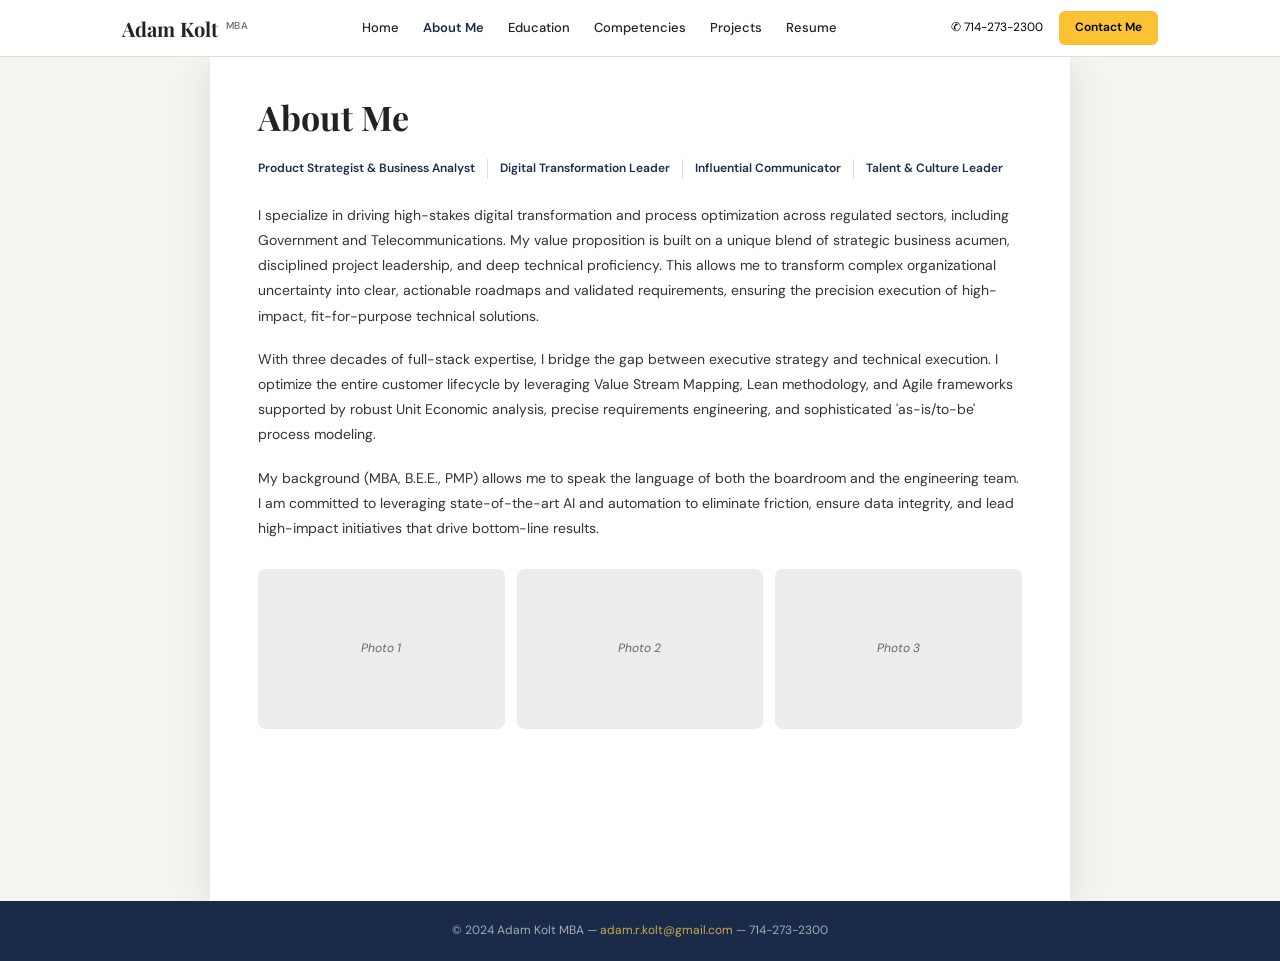
<file: about.html>
<!DOCTYPE html>
<html lang="en">

<head>
  <meta charset="UTF-8">
  <meta name="viewport" content="width=device-width, initial-scale=1.0">
  <title>About Me – Adam Kolt MBA</title>
  <link
    href="https://fonts.googleapis.com/css2?family=Playfair+Display:wght@700&family=DM+Sans:wght@300;400;500;600&display=swap"
    rel="stylesheet">
  <link rel="stylesheet" href="css/style.css">
</head>

<body>

  <header class="site-header">
    <div class="header-inner">
      <a href="index.html" class="header-logo">Adam Kolt <sup>MBA</sup></a>
      <nav class="site-nav">
        <a href="index.html">Home</a>
        <a href="about.html" class="active">About Me</a>
        <a href="education.html">Education</a>
        <a href="competencies.html">Competencies</a>
        <a href="projects/digital-transformation.html">Projects</a>
        <a href="Adam kolt Resume - Senior Business Analyst.pdf" target="_blank">Resume</a>
      </nav>
      <div class="header-actions">
        <span class="header-phone">&#9990; 714-273-2300</span>
        <a href="mailto:adam.r.kolt@gmail.com" class="btn-contact">Contact Me</a>
      </div>
    </div>
  </header>

  <div class="page">
    <div class="content">

      <h1 class="page-title">About Me</h1>

      <div class="tag-row">
        <span class="tag-pill">Product Strategist &amp; Business Analyst</span>
        <span class="tag-pill">Digital Transformation Leader</span>
        <span class="tag-pill">Influential Communicator</span>
        <span class="tag-pill">Talent &amp; Culture Leader</span>
      </div>

      <p class="bio-text">
        I specialize in driving high-stakes digital transformation and process optimization across regulated sectors,
        including Government and Telecommunications. My value proposition is built on a unique blend of strategic
        business acumen, disciplined project leadership, and deep technical proficiency. This allows me to transform
        complex organizational uncertainty into clear, actionable roadmaps and validated requirements, ensuring the
        precision execution of high-impact, fit-for-purpose technical solutions.
      </p>

      <p class="bio-text">
        With three decades of full-stack expertise, I bridge the gap between executive strategy and technical execution.
        I optimize the entire customer lifecycle by leveraging Value Stream Mapping, Lean methodology, and Agile
        frameworks supported by robust Unit Economic analysis, precise requirements engineering, and sophisticated
        'as-is/to-be' process modeling.
      </p>

      <p class="bio-text">
        My background (MBA, B.E.E., PMP) allows me to speak the language of both the boardroom and the engineering team.
        I am committed to leveraging state-of-the-art AI and automation to eliminate friction, ensure data integrity,
        and lead high-impact initiatives that drive bottom-line results.
      </p>

      <!-- PHOTO STRIP -->
      <div class="photo-strip">
        <div class="img-placeholder" style="height:160px; border-radius:8px;">Photo 1</div>
        <div class="img-placeholder" style="height:160px; border-radius:8px;">Photo 2</div>
        <div class="img-placeholder" style="height:160px; border-radius:8px;">Photo 3</div>
      </div>

    </div>
  </div>

  <footer class="site-footer">
    &copy; 2024 Adam Kolt MBA &mdash; <a href="mailto:adam.r.kolt@gmail.com">adam.r.kolt@gmail.com</a> &mdash;
    714-273-2300
  </footer>

</body>

</html>
</file>
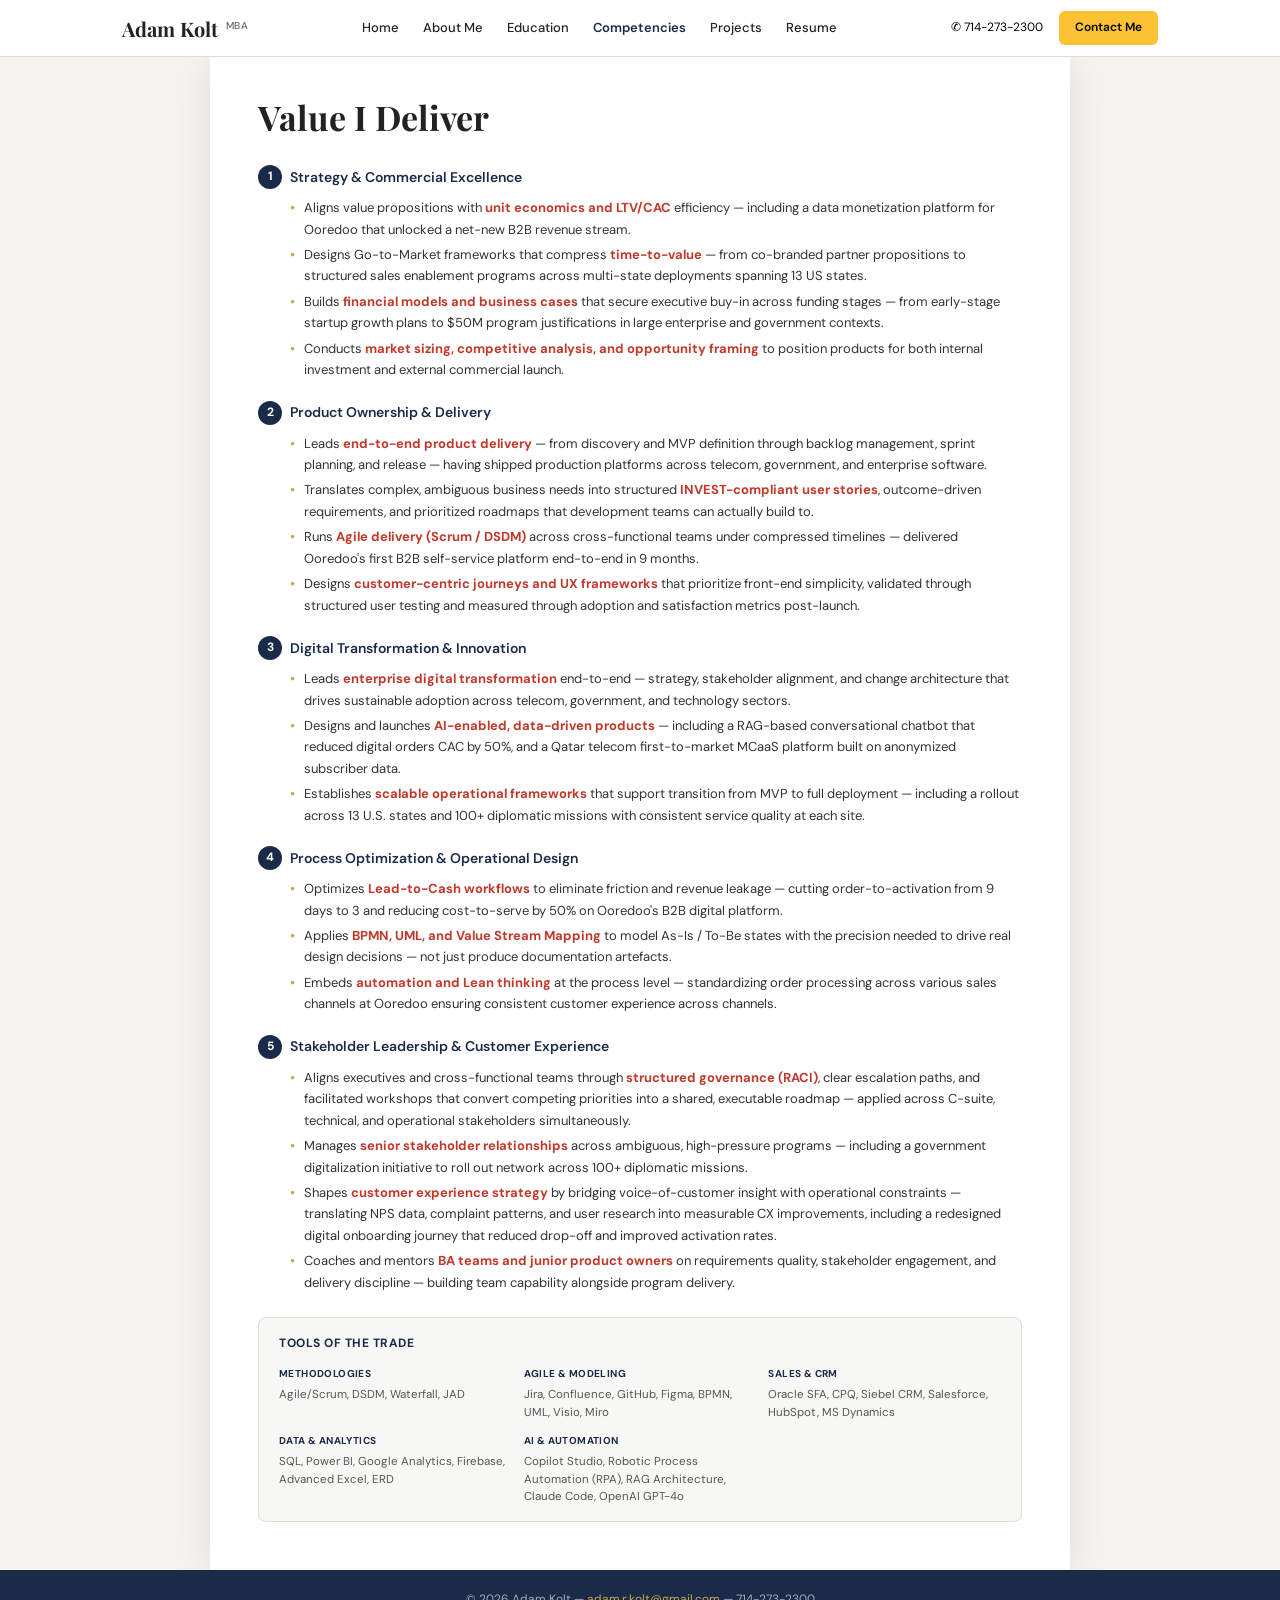
<file: competencies.html>
<!DOCTYPE html>
<html lang="en">

<head>
  <meta charset="UTF-8">
  <meta name="viewport" content="width=device-width, initial-scale=1.0">
  <title>Core Competencies – Adam Kolt MBA</title>
  <link
    href="https://fonts.googleapis.com/css2?family=Playfair+Display:wght@700&family=DM+Sans:wght@300;400;500;600&display=swap"
    rel="stylesheet">
  <link rel="stylesheet" href="css/style.css">
</head>

<body>

  <header class="site-header">
    <div class="header-inner">
      <a href="index.html" class="header-logo">Adam Kolt <sup>MBA</sup></a>
      <nav class="site-nav">
        <a href="index.html">Home</a>
        <a href="about.html">About Me</a>
        <a href="education.html">Education</a>
        <a href="competencies.html" class="active">Competencies</a>
        <a href="projects/digital-transformation.html">Projects</a>
        <a href="resume.html">Resume</a>
      </nav>
      <div class="header-actions">
        <span class="header-phone">&#9990; 714-273-2300</span>
        <a href="mailto:adam.r.kolt@gmail.com" class="btn-contact">Contact Me</a>
      </div>
    </div>
  </header>

  <div class="page">
    <div class="content">

      <h1 class="page-title">Value I Deliver</h1>



      <!-- 1. Strategy & Commercial Excellence -->
      <div class="num-section">
        <h3><span class="num-badge">1</span> Strategy &amp; Commercial Excellence</h3>
      </div>
      <ul class="nested-list">
        <li>Aligns value propositions with <strong style="color:#c0392b;">unit economics and LTV/CAC</strong> efficiency
          — including a data
          monetization platform for Ooredoo that unlocked a net-new B2B revenue stream.</li>
        <li>Designs Go-to-Market frameworks that compress <strong style="color:#c0392b;">time-to-value</strong> — from
          co-branded partner
          propositions to structured sales enablement programs across multi-state deployments spanning 13 US states.
        </li>
        <li>Builds <strong style="color:#c0392b;">financial models and business cases</strong> that secure executive
          buy-in across funding
          stages — from early-stage startup growth plans to $50M program justifications in large enterprise and
          government
          contexts.</li>
        <li>Conducts <strong style="color:#c0392b;">market sizing, competitive analysis, and opportunity
            framing</strong> to position products
          for both internal investment and external commercial launch.</li>
      </ul>

      <!-- 2. Product Ownership & Delivery -->
      <div class="num-section">
        <h3><span class="num-badge">2</span> Product Ownership &amp; Delivery</h3>
      </div>
      <ul class="nested-list">
        <li>Leads <strong style="color:#c0392b;">end-to-end product delivery</strong> — from discovery and MVP definition through backlog management, sprint
          planning, and release — having shipped production platforms across telecom, government, and enterprise
          software.</li>
        <li>Translates complex, ambiguous business needs into structured <strong style="color:#c0392b;">INVEST-compliant user stories</strong>, outcome-driven
          requirements, and prioritized roadmaps that development teams can actually build to.</li>
        <li>Runs <strong style="color:#c0392b;">Agile delivery (Scrum / DSDM)</strong> across cross-functional teams under compressed timelines — delivered
          Ooredoo's first B2B self-service platform end-to-end in 9 months.</li>
        <li>Designs <strong style="color:#c0392b;">customer-centric journeys and UX frameworks</strong> that prioritize front-end simplicity, validated through
          structured user testing and measured through adoption and satisfaction metrics post-launch.</li>
      </ul>

      <!-- 3. Digital Transformation & Innovation -->
      <div class="num-section">
        <h3><span class="num-badge">3</span> Digital Transformation &amp; Innovation</h3>
      </div>
      <ul class="nested-list">
        <li>Leads <strong style="color:#c0392b;">enterprise digital transformation</strong> end-to-end — strategy, stakeholder alignment, and change
          architecture that drives sustainable adoption across telecom, government, and technology sectors.</li>
        <li>Designs and launches <strong style="color:#c0392b;">AI-enabled, data-driven products</strong> — including a RAG-based conversational chatbot that
          reduced digital orders CAC by 50%, and a Qatar telecom first-to-market MCaaS platform built on anonymized
          subscriber data.</li>
        <li>Establishes <strong style="color:#c0392b;">scalable operational frameworks</strong> that support transition from MVP to full deployment — including
          a rollout across 13 U.S. states and 100+ diplomatic missions with consistent service quality at each
          site.</li>
      </ul>

      <!-- 4. Process Optimization & Operational Design -->
      <div class="num-section">
        <h3><span class="num-badge">4</span> Process Optimization &amp; Operational Design</h3>
      </div>
      <ul class="nested-list">
        <li>Optimizes <strong style="color:#c0392b;">Lead-to-Cash workflows</strong> to eliminate friction and revenue leakage — cutting order-to-activation
          from 9 days to 3 and reducing cost-to-serve by 50% on Ooredoo's B2B digital platform.</li>
        <li>Applies <strong style="color:#c0392b;">BPMN, UML, and Value Stream Mapping</strong> to model As-Is / To-Be states with the precision needed to
          drive real design decisions — not just produce documentation artefacts.</li>
        <li>Embeds <strong style="color:#c0392b;">automation and Lean thinking</strong> at the process level — standardizing order processing across various
          sales channels at Ooredoo ensuring consistent customer experience across channels.</li>
      </ul>

      <!-- 5. Stakeholder Leadership & Customer Experience -->
      <div class="num-section">
        <h3><span class="num-badge">5</span> Stakeholder Leadership &amp; Customer Experience</h3>
      </div>
      <ul class="nested-list">
        <li>Aligns executives and cross-functional teams through <strong style="color:#c0392b;">structured governance (RACI)</strong>, clear escalation paths,
          and facilitated workshops that convert competing priorities into a shared, executable roadmap — applied across
          C-suite, technical, and operational stakeholders simultaneously.</li>
        <li>Manages <strong style="color:#c0392b;">senior stakeholder relationships</strong> across ambiguous, high-pressure programs — including a government
          digitalization initiative to roll out network across 100+ diplomatic missions.</li>
        <li>Shapes <strong style="color:#c0392b;">customer experience strategy</strong> by bridging voice-of-customer insight with operational constraints —
          translating NPS data, complaint patterns, and user research into measurable CX improvements, including a
          redesigned digital onboarding journey that reduced drop-off and improved activation rates.</li>
        <li>Coaches and mentors <strong style="color:#c0392b;">BA teams and junior product owners</strong> on requirements quality, stakeholder engagement, and
          delivery discipline — building team capability alongside program delivery.</li>
      </ul>

      <!-- TOOLS -->
      <div class="tools-section">
        <h4>Tools of the Trade</h4>
        <div class="tools-grid">


          <div class="tool-group">
            <label>Methodologies</label>
            <p>Agile/Scrum, DSDM, Waterfall, JAD</p>
          </div>

          <div class="tool-group">
            <label>Agile &amp; Modeling</label>
            <p>Jira, Confluence, GitHub, Figma, BPMN, UML, Visio, Miro</p>
          </div>

          <div class="tool-group">
            <label>Sales &amp; CRM</label>
            <p>Oracle SFA, CPQ, Siebel CRM, Salesforce, HubSpot, MS Dynamics</p>
          </div>

          <div class="tool-group">
            <label>Data &amp; Analytics</label>
            <p>SQL, Power BI, Google Analytics, Firebase, Advanced Excel, ERD</p>
          </div>

          <div class="tool-group">
            <label>AI &amp; Automation</label>
            <p>Copilot Studio, Robotic Process Automation (RPA), RAG Architecture, Claude Code, OpenAI GPT-4o</p>
          </div>

        </div>
      </div>

    </div>
  </div>

  <footer class="site-footer">
    &copy; 2026 Adam Kolt &mdash; <a href="mailto:adam.r.kolt@gmail.com">adam.r.kolt@gmail.com</a> &mdash; 714-273-2300
  </footer>

</body>

</html>
</file>
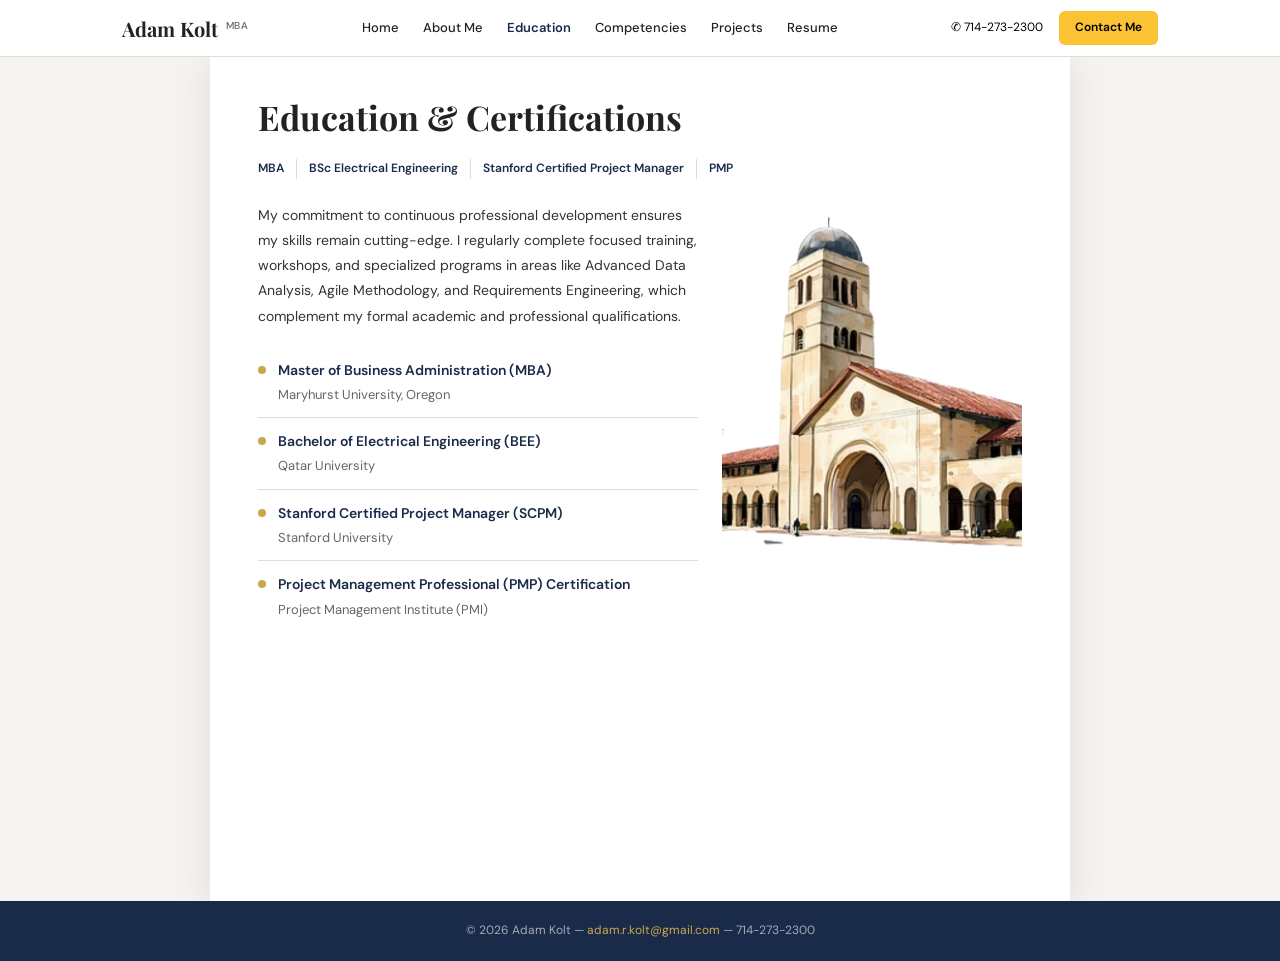
<file: education.html>
<!DOCTYPE html>
<html lang="en">
<head>
  <meta charset="UTF-8">
  <meta name="viewport" content="width=device-width, initial-scale=1.0">
  <title>Education & Certifications – Adam Kolt MBA</title>
  <link href="https://fonts.googleapis.com/css2?family=Playfair+Display:wght@700&family=DM+Sans:wght@300;400;500;600&display=swap" rel="stylesheet">
  <link rel="stylesheet" href="css/style.css">
</head>
<body>

  <header class="site-header">
    <div class="header-inner">
      <a href="index.html" class="header-logo">Adam Kolt <sup>MBA</sup></a>
      <nav class="site-nav">
        <a href="index.html">Home</a>
        <a href="about.html">About Me</a>
        <a href="education.html" class="active">Education</a>
        <a href="competencies.html">Competencies</a>
        <a href="projects/digital-transformation.html">Projects</a>
        <a href="Adam kolt Resume - Senior Business Analyst.pdf" target="_blank">Resume</a>
      </nav>
      <div class="header-actions">
        <span class="header-phone">&#9990; 714-273-2300</span>
        <a href="mailto:adam.r.kolt@gmail.com" class="btn-contact">Contact Me</a>
      </div>
    </div>
  </header>

  <div class="page">
    <div class="content">

      <h1 class="page-title">Education &amp; Certifications</h1>

      <div class="tag-row" style="margin-bottom:24px;">
        <span class="tag-pill">MBA</span>
        <span class="tag-pill">BSc Electrical Engineering</span>
        <span class="tag-pill">Stanford Certified Project Manager</span>
        <span class="tag-pill">PMP</span>
     </div>

      <div style="overflow:hidden;">
        <div class="edu-photo">
          <img src="images/University Photo.png" alt="Marylhurst University" style="width:100%;height:100%;object-fit:cover;object-position:center top;">
        </div>

        <p class="bio-text">
          My commitment to continuous professional development ensures my skills remain cutting-edge. I regularly complete focused training, workshops, and specialized programs in areas like Advanced Data Analysis, Agile Methodology, and Requirements Engineering, which complement my formal academic and professional qualifications.
        </p>

        <ul class="edu-list">
          <li class="edu-item">
            <div class="edu-dot"></div>
            <div>
              <h4>Master of Business Administration (MBA)</h4>
              <p>Maryhurst University, Oregon</p>
            </div>
          </li>
          <li class="edu-item">
            <div class="edu-dot"></div>
            <div>
              <h4>Bachelor of Electrical Engineering (BEE)</h4>
              <p>Qatar University</p>
            </div>
          </li>
          <li class="edu-item">
            <div class="edu-dot"></div>
            <div>
              <h4>Stanford Certified Project Manager (SCPM)</h4>
              <p>Stanford University</p>
            </div>
          </li>
          <li class="edu-item">
            <div class="edu-dot"></div>
            <div>
              <h4>Project Management Professional (PMP) Certification</h4>
              <p>Project Management Institute (PMI)</p>
            </div>
          </li>
         
        </ul>
      </div>

    </div>
  </div>

  <footer class="site-footer">
    &copy; 2026 Adam Kolt &mdash; <a href="mailto:adam.r.kolt@gmail.com">adam.r.kolt@gmail.com</a> &mdash; 714-273-2300
  </footer>

</body>
</html>
</file>
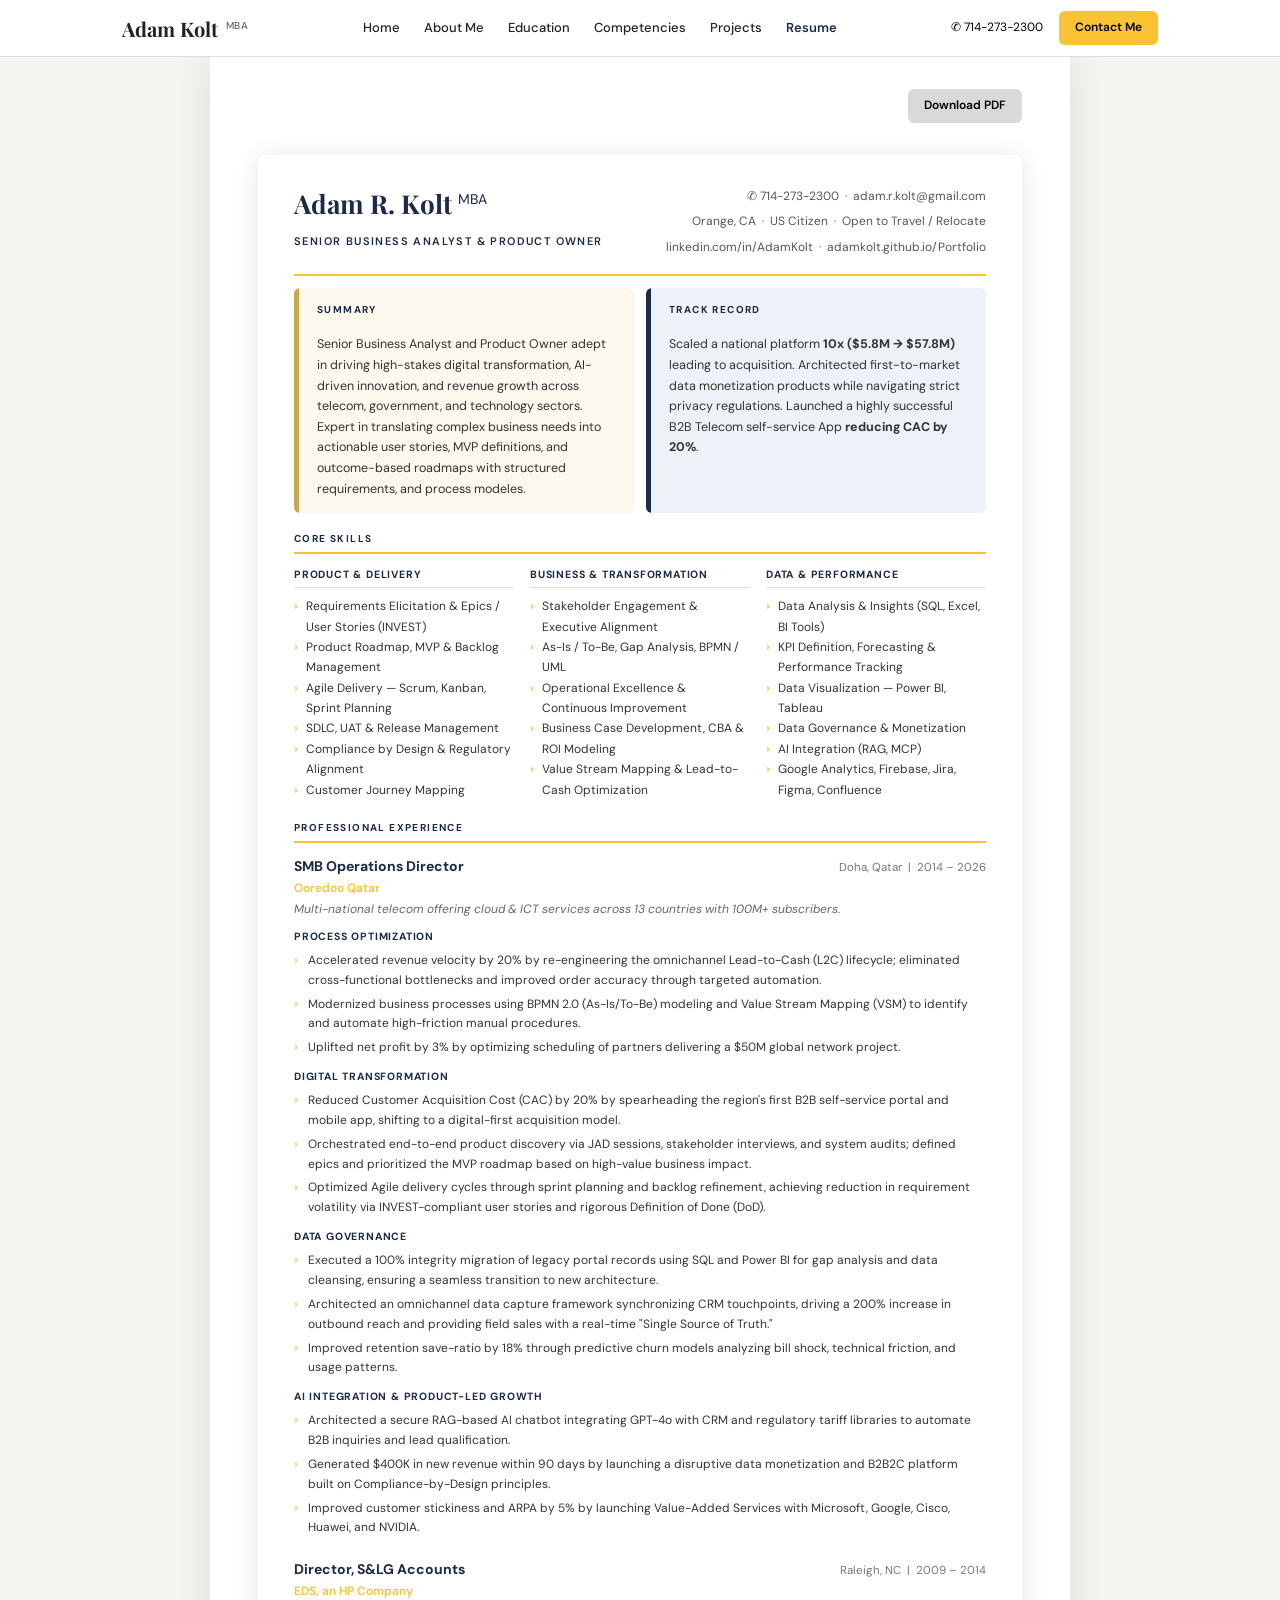
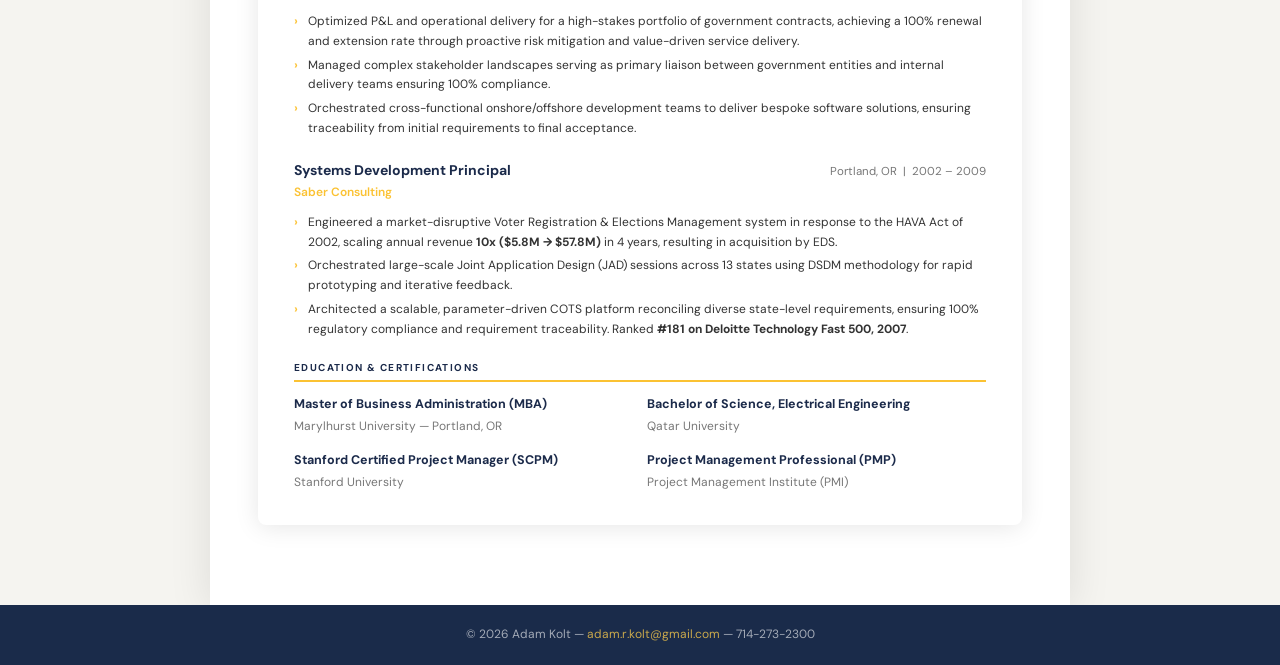
<file: resume_2blocks.html>
<!DOCTYPE html>
<html lang="en">

<head>
  <meta charset="UTF-8">
  <meta name="viewport" content="width=device-width, initial-scale=1.0">
  <title>Resume – Adam Kolt MBA</title>
  <link
    href="https://fonts.googleapis.com/css2?family=Playfair+Display:wght@700&family=DM+Sans:wght@300;400;500;600&display=swap"
    rel="stylesheet">
  <link rel="stylesheet" href="css/style.css">
  <style>
    .r-wrap {
      max-width: 904px;
      margin: 32px auto;
      background: #fff;
      box-shadow: 0 2px 24px rgba(0, 0, 0, .10);
      border-radius: 8px;
      overflow: hidden;
    }

    .r-header {
      background: #fff;
      color: #1B2A4A;
      padding: 28px 36px 0;
    }

    .r-header h1 {
      font-family: 'Playfair Display', serif;
      font-size: 26px;
      font-weight: 700;
    }

    .r-header .r-title {
      font-size: 11px;
      font-weight: 600;
      color: #1B2A4A;
      letter-spacing: 1.4px;
      text-transform: uppercase;
      margin: 6px 0 12px;
    }

    .r-contact {
      display: flex;
      flex-wrap: wrap;
      gap: 6px 20px;
      font-size: 12px;
      color: #555;
    }

    .r-contact a {
      color: #555;
      text-decoration: none;
    }

    .r-body {
      padding: 12px 36px 32px;
    }

    .r-section-label {
      font-size: 10px;
      font-weight: 700;
      letter-spacing: 1.4px;
      text-transform: uppercase;
      color: #1B2A4A;
      border-bottom: 2px solid #FBC233;
      padding-bottom: 4px;
      margin-bottom: 12px;
      margin-top: 18px;
    }

    .r-top {
      display: grid;
      grid-template-columns: 1fr 1fr;
      gap: 12px;
      margin-bottom: 4px;
    }

    .r-top p {
      font-size: 12.5px;
      line-height: 1.65;
      color: #333;
    }

    .r-skills {
      display: grid;
      grid-template-columns: 1fr 1fr 1fr;
      gap: 16px;
      margin-bottom: 4px;
    }

    .r-skill-col h4 {
      font-size: 10.5px;
      font-weight: 700;
      color: #1B2A4A;
      text-transform: uppercase;
      letter-spacing: .8px;
      margin-bottom: 8px;
      border-bottom: 1px solid #E0DDD8;
      padding-bottom: 4px;
    }

    .r-skill-col ul {
      list-style: none;
      padding: 0;
    }

    .r-skill-col li {
      font-size: 12px;
      color: #333;
      line-height: 1.7;
      padding-left: 12px;
      position: relative;
    }

    .r-skill-col li::before {
      content: '›';
      position: absolute;
      left: 0;
      color: #FBC233;
      font-weight: 700;
    }

    .r-job {
      margin-bottom: 18px;
    }

    .r-job-header {
      display: flex;
      justify-content: space-between;
      align-items: baseline;
      margin-bottom: 1px;
    }

    .r-job-title {
      font-size: 14px;
      font-weight: 700;
      color: #1B2A4A;
    }

    .r-job-date {
      font-size: 11.5px;
      color: #777;
      white-space: nowrap;
    }

    .r-job-company {
      font-size: 12px;
      font-weight: 600;
      color: #FBC233;
      margin-bottom: 2px;
    }

    .r-job-desc {
      font-size: 12px;
      color: #666;
      margin-bottom: 8px;
      line-height: 1.6;
      font-style: italic;
    }

    .r-sub-label {
      font-size: 10.5px;
      font-weight: 700;
      color: #1B2A4A;
      text-transform: uppercase;
      letter-spacing: .8px;
      margin: 8px 0 4px;
    }

    .r-bullets {
      list-style: none;
      padding: 0;
      margin: 0;
    }

    .r-bullets li {
      font-size: 12px;
      color: #333;
      line-height: 1.65;
      padding: 2px 0 2px 14px;
      position: relative;
    }

    .r-bullets li::before {
      content: '›';
      position: absolute;
      left: 0;
      color: #FBC233;
      font-weight: 700;
    }

    .r-edu {
      display: grid;
      grid-template-columns: 1fr 1fr;
      gap: 14px;
    }

    .r-edu-item h4 {
      font-size: 12.5px;
      font-weight: 700;
      color: #1B2A4A;
    }

    .r-edu-item p {
      font-size: 12px;
      color: #777;
      margin-top: 2px;
    }

    .r-metrics {
      display: grid;
      grid-template-columns: repeat(5, 1fr);
      background: #1B2A4A;
      padding: 16px 24px;
    }

    .r-metric {
      text-align: center;
    }

    .r-metric .val {
      font-family: 'Playfair Display', serif;
      font-size: 20px;
      font-weight: 700;
      color: #FBC233;
    }

    .r-metric .lbl {
      font-size: 10px;
      color: #ccc;
      margin-top: 4px;
      line-height: 1.4;
    }

    .r-divider {
      border: none;
      border-top: 1px solid #E0DDD8;
      margin: 16px 0;
    }

    .download-bar {
      display: flex;
      justify-content: flex-end;
      margin-bottom: 20px;
    }

    .download-btn {
      background: #D9D9D9;
      color: #000;
      font-size: 12px;
      font-weight: 600;
      padding: 7px 16px;
      border-radius: 6px;
      text-decoration: none;
      white-space: nowrap;
    }

    .download-btn:hover {
      background: #c8c8c8;
    }
  </style>
</head>

<body>

  <header class="site-header">
    <div class="header-inner">
      <a href="index.html" class="header-logo">Adam Kolt <sup>MBA</sup></a>
      <nav class="site-nav">
        <a href="index.html">Home</a>
        <a href="about.html">About Me</a>
        <a href="education.html">Education</a>
        <a href="competencies.html">Competencies</a>
        <a href="projects/digital-transformation.html">Projects</a>
        <a href="resume.html" class="active">Resume</a>
      </nav>
      <div class="header-actions">
        <span class="header-phone">&#9990; 714-273-2300</span>
        <a href="mailto:adam.r.kolt@gmail.com" class="btn-contact">Contact Me</a>
      </div>
    </div>
  </header>

  <div class="page">
    <div class="content">

      <div class="download-bar">
        <a href="Adam kolt Resume - Senior Business Analyst.pdf" download class="download-btn">Download PDF</a>
      </div>

      <div class="r-wrap">

        <!-- HEADER -->
        <div class="r-header"
          style="display:grid;grid-template-columns:1fr 1fr;column-gap:24px;row-gap:12px;align-items:center;">
          <div>
            <h1>Adam R. Kolt <sup style="font-size:14px;font-family:'DM Sans',sans-serif;font-weight:400;">MBA</sup>
            </h1>
            <div class="r-title">Senior Business Analyst &amp; Product Owner</div>
          </div>
          <div class="r-contact" style="flex-direction:column;gap:6px;align-items:flex-end;text-align:right;">
            <span>&#9990; 714-273-2300 &nbsp;·&nbsp; <a
                href="mailto:adam.r.kolt@gmail.com">adam.r.kolt@gmail.com</a></span>
            <span>Orange, CA &nbsp;·&nbsp; US Citizen &nbsp;·&nbsp; Open to Travel / Relocate</span>
            <span><a href="https://linkedin.com/in/AdamKolt" target="_blank">linkedin.com/in/AdamKolt</a> &nbsp;·&nbsp;
              <a href="https://adamkolt.github.io/Portfolio" target="_blank">adamkolt.github.io/Portfolio</a></span>
          </div>
          <div style="grid-column:1/-1;border-bottom:2px solid #FBC233;margin:0;"></div>
        </div>

        <div class="r-body">

          <!-- SUMMARY + TRACK RECORD -->
          <div class="r-top">
            <div class="callout gold">
              <div class="callout-bar"></div>
              <div class="callout-body">
                <div class="r-section-label" style="margin-top:0;border-bottom:none;">Summary</div>
                <p>Senior Business Analyst and Product Owner adept in driving high-stakes digital transformation,
                  AI-driven innovation, and revenue growth across telecom, government, and technology sectors. Expert in
                  translating complex business needs into actionable user stories, MVP definitions, and outcome-based
                  roadmaps with structured requirements, and process modeles.</p>
              </div>
            </div>
            <div class="callout navy">
              <div class="callout-bar"></div>
              <div class="callout-body">
                <div class="r-section-label" style="margin-top:0;border-bottom:none;">Track Record</div>
                <p>Scaled a national platform <strong>10x ($5.8M → $57.8M)</strong> leading to acquisition. Architected
                  first-to-market data monetization products while navigating strict privacy regulations. Launched a
                  highly successful B2B Telecom self-service App <strong>reducing CAC by 20%</strong>.</p>
              </div>
            </div>
          </div>


          <!-- CORE SKILLS -->
          <div class="r-section-label" style="margin-top:0;">Core Skills</div>
          <div class="r-skills">
            <div class="r-skill-col">
              <h4>Product &amp; Delivery</h4>
              <ul>
                <li>Requirements Elicitation &amp; Epics / User Stories (INVEST)</li>
                <li>Product Roadmap, MVP &amp; Backlog Management</li>
                <li>Agile Delivery — Scrum, Kanban, Sprint Planning</li>
                <li>SDLC, UAT &amp; Release Management</li>
                <li>Compliance by Design &amp; Regulatory Alignment</li>
                <li>Customer Journey Mapping</li>
              </ul>
            </div>
            <div class="r-skill-col">
              <h4>Business &amp; Transformation</h4>
              <ul>
                <li>Stakeholder Engagement &amp; Executive Alignment</li>
                <li>As-Is / To-Be, Gap Analysis, BPMN / UML</li>
                <li>Operational Excellence &amp; Continuous Improvement</li>
                <li>Business Case Development, CBA &amp; ROI Modeling</li>
                <li>Value Stream Mapping &amp; Lead-to-Cash Optimization</li>
              </ul>
            </div>
            <div class="r-skill-col">
              <h4>Data &amp; Performance</h4>
              <ul>
                <li>Data Analysis &amp; Insights (SQL, Excel, BI Tools)</li>
                <li>KPI Definition, Forecasting &amp; Performance Tracking</li>
                <li>Data Visualization — Power BI, Tableau</li>
                <li>Data Governance &amp; Monetization</li>
                <li>AI Integration (RAG, MCP)</li>
                <li>Google Analytics, Firebase, Jira, Figma, Confluence</li>
              </ul>
            </div>
          </div>


          <!-- EXPERIENCE -->
          <div class="r-section-label" style="margin-top:20px;">Professional Experience</div>

          <!-- Ooredoo -->
          <div class="r-job">
            <div class="r-job-header">
              <div class="r-job-title">SMB Operations Director</div>
              <div class="r-job-date">Doha, Qatar &nbsp;|&nbsp; 2014 – 2026</div>
            </div>
            <div class="r-job-company">Ooredoo Qatar</div>
            <div class="r-job-desc">Multi-national telecom offering cloud &amp; ICT services across 13 countries with
              100M+ subscribers.</div>

            <div class="r-sub-label">Process Optimization</div>
            <ul class="r-bullets">
              <li>Accelerated revenue velocity by 20% by re-engineering the omnichannel Lead-to-Cash (L2C) lifecycle;
                eliminated cross-functional bottlenecks and improved order accuracy through targeted automation.</li>
              <li>Modernized business processes using BPMN 2.0 (As-Is/To-Be) modeling and Value Stream Mapping (VSM) to
                identify and automate high-friction manual procedures.</li>
              <li>Uplifted net profit by 3% by optimizing scheduling of partners delivering a $50M global network
                project.</li>
            </ul>

            <div class="r-sub-label">Digital Transformation</div>
            <ul class="r-bullets">
              <li>Reduced Customer Acquisition Cost (CAC) by 20% by spearheading the region's first B2B self-service
                portal and mobile app, shifting to a digital-first acquisition model.</li>
              <li>Orchestrated end-to-end product discovery via JAD sessions, stakeholder interviews, and system audits;
                defined epics and prioritized the MVP roadmap based on high-value business impact.</li>
              <li>Optimized Agile delivery cycles through sprint planning and backlog refinement, achieving reduction in
                requirement volatility via INVEST-compliant user stories and rigorous Definition of Done (DoD).</li>
            </ul>

            <div class="r-sub-label">Data Governance</div>
            <ul class="r-bullets">
              <li>Executed a 100% integrity migration of legacy portal records using SQL and Power BI for gap analysis
                and data cleansing, ensuring a seamless transition to new architecture.</li>
              <li>Architected an omnichannel data capture framework synchronizing CRM touchpoints, driving a 200%
                increase in outbound reach and providing field sales with a real-time "Single Source of Truth."</li>
              <li>Improved retention save-ratio by 18% through predictive churn models analyzing bill shock, technical
                friction, and usage patterns.</li>
            </ul>

            <div class="r-sub-label">AI Integration &amp; Product-Led Growth</div>
            <ul class="r-bullets">
              <li>Architected a secure RAG-based AI chatbot integrating GPT-4o with CRM and regulatory tariff libraries
                to automate B2B inquiries and lead qualification.</li>
              <li>Generated $400K in new revenue within 90 days by launching a disruptive data monetization and B2B2C
                platform built on Compliance-by-Design principles.</li>
              <li>Improved customer stickiness and ARPA by 5% by launching Value-Added Services with Microsoft, Google,
                Cisco, Huawei, and NVIDIA.</li>
            </ul>
          </div>

          <!-- EDS -->
          <div class="r-job">
            <div class="r-job-header">
              <div class="r-job-title">Director, S&amp;LG Accounts</div>
              <div class="r-job-date">Raleigh, NC &nbsp;|&nbsp; 2009 – 2014</div>
            </div>
            <div class="r-job-company">EDS, an HP Company</div>
            <ul class="r-bullets" style="margin-top:8px;">
              <li>Optimized P&amp;L and operational delivery for a high-stakes portfolio of government contracts,
                achieving a 100% renewal and extension rate through proactive risk mitigation and value-driven service
                delivery.</li>
              <li>Managed complex stakeholder landscapes serving as primary liaison between government entities and
                internal delivery teams ensuring 100% compliance.</li>
              <li>Orchestrated cross-functional onshore/offshore development teams to deliver bespoke software
                solutions, ensuring traceability from initial requirements to final acceptance.</li>
            </ul>
          </div>

          <!-- Saber -->
          <div class="r-job">
            <div class="r-job-header">
              <div class="r-job-title">Systems Development Principal</div>
              <div class="r-job-date">Portland, OR &nbsp;|&nbsp; 2002 – 2009</div>
            </div>
            <div class="r-job-company">Saber Consulting</div>
            <ul class="r-bullets" style="margin-top:8px;">
              <li>Engineered a market-disruptive Voter Registration &amp; Elections Management system in response to the
                HAVA Act of 2002, scaling annual revenue <strong>10x ($5.8M → $57.8M)</strong> in 4 years, resulting in
                acquisition by EDS.</li>
              <li>Orchestrated large-scale Joint Application Design (JAD) sessions across 13 states using DSDM
                methodology for rapid prototyping and iterative feedback.</li>
              <li>Architected a scalable, parameter-driven COTS platform reconciling diverse state-level requirements,
                ensuring 100% regulatory compliance and requirement traceability. Ranked <strong>#181 on Deloitte
                  Technology Fast 500, 2007</strong>.</li>
            </ul>
          </div>


          <!-- EDUCATION -->
          <div class="r-section-label" style="margin-top:0;">Education &amp; Certifications</div>
          <div class="r-edu">
            <div class="r-edu-item">
              <h4>Master of Business Administration (MBA)</h4>
              <p>Marylhurst University — Portland, OR</p>
            </div>
            <div class="r-edu-item">
              <h4>Bachelor of Science, Electrical Engineering</h4>
              <p>Qatar University</p>
            </div>
            <div class="r-edu-item">
              <h4>Stanford Certified Project Manager (SCPM)</h4>
              <p>Stanford University</p>
            </div>
            <div class="r-edu-item">
              <h4>Project Management Professional (PMP)</h4>
              <p>Project Management Institute (PMI)</p>
            </div>
          </div>

        </div><!-- /r-body -->

        <!-- METRICS
        <div class="r-metrics">
          <div class="r-metric">
            <div class="val">10x</div>
            <div class="lbl">Revenue Scale<br>($5.8M → $57.8M)</div>
          </div>
          <div class="r-metric">
            <div class="val">$400K</div>
            <div class="lbl">New Revenue<br>in 90 Days</div>
          </div>
          <div class="r-metric">
            <div class="val">20%</div>
            <div class="lbl">CAC Reduction<br>via Digital Portal</div>
          </div>
          <div class="r-metric">
            <div class="val">200%</div>
            <div class="lbl">Outbound Reach<br>Increase</div>
          </div>
          <div class="r-metric">
            <div class="val">#181</div>
            <div class="lbl">Deloitte Tech<br>Fast 500</div>
          </div>
        </div> -->

      </div><!-- /r-wrap -->

    </div>
  </div>

  <footer class="site-footer">
    &copy; 2026 Adam Kolt &mdash; <a href="mailto:adam.r.kolt@gmail.com">adam.r.kolt@gmail.com</a> &mdash; 714-273-2300
  </footer>

</body>

</html>
</file>
<file: css/style.css>
/* ============================================================
   Adam Kolt Portfolio — Shared Stylesheet
   Design System: Playfair Display + DM Sans, Navy/Gold palette
   ============================================================ */

*, *::before, *::after { box-sizing: border-box; margin: 0; padding: 0; }

:root {
  --gold:   #C9A84C;
  --navy:   #1A2B4A;
  --red:    #D94F3D;
  --teal:   #2E7D6E;
  --bg:     #F5F4F0;
  --white:  #FFFFFF;
  --text:   #222222;
  --muted:  #666666;
  --border: #E0DDD5;
}

body {
  font-family: 'DM Sans', sans-serif;
  background: var(--bg);
  color: var(--text);
  font-size: 14px;
  line-height: 1.65;
}

a { text-decoration: none; color: inherit; }

/* ── SITE HEADER ── */
.site-header {
  background: var(--white);
  border-bottom: 1px solid var(--border);
  position: sticky;
  top: 0;
  z-index: 100;
}

.header-inner {
  max-width: 1100px;
  margin: 0 auto;
  padding: 0 32px;
  height: 56px;
  display: flex;
  align-items: center;
  gap: 32px;
}

.header-logo {
  font-family: 'Playfair Display', serif;
  font-size: 20px;
  font-weight: 700;
  color: var(--text);
  white-space: nowrap;
  flex-shrink: 0;
}

.header-logo sup {
  font-family: 'DM Sans', sans-serif;
  font-size: 10px;
  font-weight: 500;
  color: var(--muted);
  letter-spacing: .4px;
  vertical-align: super;
  margin-left: 3px;
}

.site-nav {
  display: flex;
  gap: 24px;
  flex: 1;
  justify-content: center;
}

.site-nav a {
  font-size: 13px;
  font-weight: 500;
  color: var(--text);
  transition: color .15s;
  white-space: nowrap;
}

.site-nav a:hover,
.site-nav a.active { color: var(--navy); font-weight: 600; }

.header-actions {
  display: flex;
  align-items: center;
  gap: 16px;
  flex-shrink: 0;
}

.header-phone {
  font-size: 12px;
  color: #000000;
  white-space: nowrap;
}

.btn-contact {
  background: #FBC233;
  color: #000000;
  font-size: 12px;
  font-weight: 600;
  padding: 7px 16px;
  border-radius: 6px;
  transition: opacity .15s;
  white-space: nowrap;
}

.btn-contact:hover { opacity: .85; }

/* ── PAGE WRAPPER ── */
.page {
  max-width: 860px;
  margin: 0 auto;
  background: var(--white);
  box-shadow: 0 4px 40px rgba(0,0,0,.10);
  min-height: calc(100vh - 56px);
}

/* ── TOP BAR (project pages) ── */
.top-bar {
  background: #ECECEA;
  padding: 18px 48px 14px;
}

.top-bar h1 {
  font-family: 'Playfair Display', serif;
  font-size: 28px;
  font-weight: 700;
  color: var(--text);
  letter-spacing: -.3px;
}

.top-bar h1 sup {
  font-family: 'DM Sans', sans-serif;
  font-size: 11px;
  font-weight: 500;
  letter-spacing: .5px;
  color: var(--muted);
  vertical-align: super;
  margin-left: 4px;
}

/* ── MAIN CONTENT ── */
.content {
  padding: 32px 48px 48px;
}

/* ── SECTION HEADER ── */
.section-header {
  display: flex;
  align-items: center;
  gap: 14px;
  margin-bottom: 8px;
}

.section-icon {
  width: 52px;
  height: 52px;
  border-radius: 10px;
  display: flex;
  align-items: center;
  justify-content: center;
  flex-shrink: 0;
  overflow: hidden;
}

.section-icon svg { width: 28px; height: 28px; }

.section-title h2 {
  font-family: 'Playfair Display', serif;
  font-size: 26px;
  color: var(--text);
  font-weight: 700;
  line-height: 1;
}

.tags {
  display: flex;
  flex-wrap: wrap;
  gap: 6px;
  margin-top: 5px;
}

.tag {
  font-size: 11px;
  font-weight: 500;
  color: var(--muted);
  border-left: 2px solid var(--gold);
  padding-left: 6px;
  letter-spacing: .2px;
}

/* ── INTRO TEXT ── */
.intro {
  margin: 20px 0 24px;
  font-size: 13.5px;
  color: #333;
  line-height: 1.7;
}

/* ── CALLOUT CARDS ── */
.callout {
  display: flex;
  gap: 0;
  margin-bottom: 14px;
  border-radius: 6px;
  overflow: hidden;
}

.callout-bar  { width: 5px; flex-shrink: 0; }

.callout-body {
  padding: 14px 18px;
  font-size: 13px;
  line-height: 1.65;
  flex: 1;
}

.callout.gold .callout-bar  { background: var(--gold); }
.callout.gold .callout-body { background: #FDF8EE; }
.callout.navy .callout-bar  { background: var(--navy); }
.callout.navy .callout-body { background: #EEF1F7; }
.callout.red  .callout-bar  { background: var(--red); }
.callout.red  .callout-body { background: #FDF0EE; }
.callout.teal .callout-bar  { background: var(--teal); }
.callout.teal .callout-body { background: #EEF5F3; }

/* ── BULLET LIST ── */
.bullet-list {
  margin: 24px 0;
  display: flex;
  flex-direction: column;
  gap: 0;
}

.bullet-item {
  display: flex;
  gap: 10px;
  padding: 10px 0;
  border-bottom: 1px solid var(--border);
  font-size: 13px;
  line-height: 1.65;
  align-items: flex-start;
}

.bullet-item:last-child { border-bottom: none; }

.bullet-dot {
  width: 6px;
  height: 6px;
  background: var(--gold);
  border-radius: 50%;
  flex-shrink: 0;
  margin-top: 7px;
}

.bullet-item strong { color: var(--navy); font-weight: 600; }

/* ── TWO-COLUMN SECTION ── */
.two-col {
  display: grid;
  grid-template-columns: 1fr 1fr;
  gap: 24px;
  align-items: start;
  margin-bottom: 8px;
}

/* ── WIREFRAME MOCKUP ── */
.mockup-card {
  background: #F8F8F6;
  border: 1px solid var(--border);
  border-radius: 10px;
  padding: 18px;
  font-size: 11px;
}

.mockup-grid {
  display: grid;
  grid-template-columns: 1fr 1fr 1fr;
  gap: 10px;
  margin-bottom: 12px;
}

.mockup-col label {
  display: block;
  font-weight: 600;
  font-size: 10px;
  color: var(--navy);
  margin-bottom: 4px;
  text-transform: uppercase;
  letter-spacing: .4px;
}

.mockup-option {
  display: flex;
  align-items: center;
  gap: 5px;
  margin-bottom: 3px;
  color: #555;
  font-size: 10.5px;
}

.mockup-checkbox {
  width: 10px; height: 10px;
  border: 1px solid #999;
  border-radius: 2px;
  flex-shrink: 0;
}

.mockup-row2 {
  display: grid;
  grid-template-columns: 1fr 1fr 1fr;
  gap: 10px;
  margin-bottom: 14px;
}

.mockup-btns { display: flex; gap: 8px; margin-bottom: 10px; }

.mockup-btn {
  padding: 5px 16px;
  border-radius: 4px;
  font-size: 11px;
  font-weight: 600;
  cursor: default;
}

.mockup-btn.generate { background: var(--navy); color: #fff; }
.mockup-btn.reset    { background: #eee; color: var(--red); border: 1px solid var(--red); }

/* ── PRICE BAR ── */
.price-bar-wrap { border-top: 1px solid var(--border); padding-top: 10px; }

.price-labels {
  display: flex;
  justify-content: space-between;
  font-size: 9.5px;
  color: var(--muted);
  margin-bottom: 2px;
}

.price-track {
  height: 6px;
  background: #E0E0E0;
  border-radius: 3px;
  position: relative;
  margin-bottom: 6px;
}

.price-fill {
  position: absolute; left: 0; top: 0;
  height: 100%; width: 55%;
  background: linear-gradient(90deg, var(--navy), var(--gold));
  border-radius: 3px;
}

.price-rows {
  display: flex;
  justify-content: space-between;
  font-size: 9.5px;
  color: #777;
}

.mockup-footer {
  display: flex;
  align-items: center;
  justify-content: space-between;
  margin-top: 10px;
  border-top: 1px solid var(--border);
  padding-top: 10px;
}

.mockup-footer .back-btn {
  font-size: 10px; color: var(--navy); font-weight: 600;
  border: 1px solid var(--navy); padding: 4px 12px; border-radius: 4px;
}

.mockup-footer .total { text-align: center; }
.mockup-footer .total .label   { font-size: 9px; color: var(--muted); }
.mockup-footer .total .value   { font-size: 18px; font-weight: 700; color: var(--navy); font-family: 'Playfair Display', serif; }
.mockup-footer .total .value span { font-size: 11px; color: var(--muted); }
.mockup-footer .proceed-btn {
  font-size: 10px; color: #fff; font-weight: 600;
  background: var(--navy); padding: 4px 12px; border-radius: 4px;
}

/* ── SPEND NOTE ── */
.spend-note {
  background: #F7F7F5;
  border: 1px solid var(--border);
  border-radius: 6px;
  padding: 12px 14px;
  font-size: 11.5px;
  color: #555;
  display: flex;
  align-items: flex-start;
  gap: 10px;
  margin-top: 12px;
}

.spend-note .arrow {
  width: 24px; height: 24px;
  border: 1.5px solid var(--gold);
  border-radius: 50%;
  display: flex; align-items: center; justify-content: center;
  flex-shrink: 0;
  color: var(--gold);
  font-size: 13px; font-weight: 700;
}

/* ── PHONE MOCKUP ── */
.phone-wrap { display: flex; justify-content: center; }

.phone {
  width: 200px;
  background: #1C1C2E;
  border-radius: 28px;
  padding: 12px;
  box-shadow: 0 12px 40px rgba(0,0,0,.25);
}

.phone-screen  { background: #F0F2F5; border-radius: 20px; overflow: hidden; }

.phone-topbar {
  background: #0A7B55;
  padding: 10px 12px 8px;
  display: flex; align-items: center; justify-content: space-between;
}

.phone-topbar .brand { color: #fff; font-size: 11px; font-weight: 700; letter-spacing: .2px; }

.phone-topbar .dots { display: flex; gap: 3px; }
.phone-topbar .dots span { width: 4px; height: 4px; background: rgba(255,255,255,.6); border-radius: 50%; }

.phone-chat { padding: 10px; }

.chat-bubble-ad {
  background: #fff;
  border-radius: 12px 12px 12px 2px;
  padding: 10px;
  margin-bottom: 8px;
  box-shadow: 0 2px 6px rgba(0,0,0,.08);
}

.ad-header {
  background: linear-gradient(135deg, #0A7B55, #0DAF78);
  border-radius: 8px;
  padding: 8px 10px;
  margin-bottom: 8px;
  display: flex; align-items: center; gap: 8px;
}

.ad-header .ad-icon {
  width: 28px; height: 28px;
  background: #fff; border-radius: 6px;
  display: flex; align-items: center; justify-content: center;
  font-weight: 900; font-size: 11px; color: #0A7B55;
}

.ad-header .ad-title { color: #fff; font-size: 10px; font-weight: 700; line-height: 1.2; }
.ad-header .ad-logo  { margin-left: auto; }
.ad-header .ad-logo img { height: 18px; }

.ad-text { font-size: 10px; color: #333; line-height: 1.5; }

.chat-info {
  font-size: 9px; color: var(--muted);
  display: flex; align-items: center; gap: 4px; margin-bottom: 6px;
}

.chat-info span { background: #e0e0e0; border-radius: 10px; padding: 2px 7px; }

.call-back-btn {
  background: #0DAF78; color: #fff;
  font-size: 10px; font-weight: 600;
  text-align: center; padding: 6px;
  border-radius: 8px; width: 100%; display: block;
}

/* ── RIGHT COLUMN BULLETS ── */
.right-col-list { display: flex; flex-direction: column; gap: 0; }

.right-bullet {
  display: flex; gap: 10px;
  padding: 9px 0;
  border-bottom: 1px solid var(--border);
  font-size: 12.5px; line-height: 1.65;
  align-items: flex-start;
}

.right-bullet:last-child { border-bottom: none; }

.right-bullet .dot {
  width: 5px; height: 5px;
  background: var(--gold); border-radius: 50%;
  flex-shrink: 0; margin-top: 7px;
}

.right-bullet strong { color: var(--navy); font-weight: 600; }

/* ── DIVIDER ── */
.divider { height: 1px; background: var(--border); margin: 20px 0; }

/* ── METRICS STRIP ── */
.metrics {
  display: flex;
  gap: 0;
  background: var(--navy);
  border-radius: 8px;
  overflow: hidden;
  margin-top: 28px;
}

.metric {
  flex: 1;
  padding: 16px 20px;
  border-right: 1px solid rgba(255,255,255,.1);
  text-align: center;
}

.metric:last-child { border-right: none; }

.metric .val {
  font-family: 'Playfair Display', serif;
  font-size: 22px;
  color: var(--gold);
  font-weight: 700;
}

.metric .lbl {
  font-size: 11px;
  color: rgba(255,255,255,.65);
  margin-top: 3px;
  line-height: 1.3;
}

/* ── DATA TABLE ── */
.data-table {
  width: 100%;
  border-collapse: collapse;
  font-size: 12px;
  margin: 20px 0;
}

.data-table th {
  background: var(--navy);
  color: #fff;
  font-weight: 600;
  padding: 10px 12px;
  text-align: left;
  font-size: 11px;
  letter-spacing: .3px;
}

.data-table td {
  padding: 9px 12px;
  border-bottom: 1px solid var(--border);
  vertical-align: middle;
}

.data-table tr:nth-child(even) td { background: #FAFAF8; }

.status-badge {
  display: inline-block;
  padding: 2px 10px;
  border-radius: 10px;
  font-size: 11px;
  font-weight: 600;
}

.status-badge.complete  { background: #D4EDDA; color: #1A6B32; }
.status-badge.progress  { background: #FFF3CD; color: #856404; }
.status-badge.pending   { background: #F8D7DA; color: #721C24; }

/* ── REFERENCES SECTION ── */
.references {
  margin-top: 40px;
  padding-top: 24px;
  border-top: 2px solid var(--border);
}

.references h3 {
  font-family: 'Playfair Display', serif;
  font-size: 22px;
  margin-bottom: 16px;
}

.ref-logos {
  display: flex;
  flex-wrap: wrap;
  gap: 16px;
  align-items: center;
}

.ref-logo {
  display: flex;
  flex-direction: column;
  align-items: center;
  gap: 4px;
}

.ref-logo-box {
  width: 80px;
  height: 40px;
  border: 1px solid var(--border);
  border-radius: 6px;
  display: flex;
  align-items: center;
  justify-content: center;
  background: var(--white);
  font-size: 11px;
  font-weight: 700;
  color: var(--navy);
  text-align: center;
  padding: 4px;
}

.ref-logo span {
  font-size: 9px;
  color: var(--muted);
  text-align: center;
  line-height: 1.3;
  max-width: 80px;
}

/* ── NUMBERED SECTION HEADER ── */
.num-section { margin: 20px 0 8px; }

.num-section h3 {
  font-size: 14px;
  font-weight: 600;
  color: var(--navy);
  display: flex;
  align-items: center;
  gap: 8px;
}

.num-badge {
  width: 24px; height: 24px;
  background: var(--navy);
  color: #fff;
  border-radius: 50%;
  display: flex; align-items: center; justify-content: center;
  font-size: 12px; font-weight: 700;
  flex-shrink: 0;
}

.nested-list {
  list-style: none;
  padding: 0; margin: 8px 0 0 32px;
  display: flex; flex-direction: column; gap: 4px;
}

.nested-list li {
  font-size: 13px;
  line-height: 1.65;
  color: #333;
  padding-left: 14px;
  position: relative;
}

.nested-list li::before {
  content: '•';
  position: absolute; left: 0;
  color: var(--gold);
  font-weight: 700;
}

/* ── TOOLS SECTION ── */
.tools-section {
  background: #F7F7F5;
  border: 1px solid var(--border);
  border-radius: 8px;
  padding: 16px 20px;
  margin-top: 24px;
}

.tools-section h4 {
  font-size: 12px;
  font-weight: 700;
  color: var(--navy);
  text-transform: uppercase;
  letter-spacing: .5px;
  margin-bottom: 12px;
}

.tools-grid {
  display: grid;
  grid-template-columns: repeat(auto-fill, minmax(200px, 1fr));
  gap: 12px;
}

.tool-group label {
  display: block;
  font-size: 10px;
  font-weight: 700;
  color: var(--navy);
  text-transform: uppercase;
  letter-spacing: .4px;
  margin-bottom: 4px;
}

.tool-group p {
  font-size: 11.5px;
  color: #555;
  line-height: 1.5;
}

/* ── IMAGE PLACEHOLDER ── */
.img-placeholder {
  background: #ECECEA;
  border-radius: 8px;
  display: flex;
  align-items: center;
  justify-content: center;
  color: var(--muted);
  font-size: 12px;
  font-style: italic;
}

/* ── PHOTO STRIP ── */
.photo-strip {
  display: grid;
  grid-template-columns: repeat(3, 1fr);
  gap: 12px;
  margin-top: 28px;
}

.photo-strip .img-placeholder { height: 160px; }

/* ── NEWSPAPER CLIPPING ── */
.newspaper {
  border: 1px solid var(--border);
  border-radius: 6px;
  overflow: hidden;
  margin: 20px 0;
}

.newspaper-header {
  background: var(--navy);
  color: #fff;
  text-align: center;
  padding: 8px 16px;
}

.newspaper-header h4 {
  font-family: 'Playfair Display', serif;
  font-size: 16px;
  letter-spacing: 1px;
}

.newspaper-header p {
  font-size: 9px;
  color: rgba(255,255,255,.7);
  text-transform: uppercase;
  letter-spacing: 1.5px;
  margin-top: 2px;
}

.newspaper-body {
  padding: 16px;
  background: #FDFDFB;
}

.newspaper-headline {
  font-family: 'Playfair Display', serif;
  font-size: 20px;
  font-weight: 700;
  margin-bottom: 12px;
  line-height: 1.2;
}

.newspaper-cols {
  display: grid;
  grid-template-columns: 1fr 1fr;
  gap: 16px;
}

.newspaper-text {
  font-size: 11.5px;
  color: #333;
  line-height: 1.6;
}

/* ── WORLD MAP PLACEHOLDER ── */
.world-map {
  width: 100%;
  height: 240px;
  background: linear-gradient(135deg, #EEF1F7, #D8E0EE);
  border-radius: 8px;
  border: 1px solid var(--border);
  display: flex;
  align-items: center;
  justify-content: center;
  margin: 20px 0;
  position: relative;
  overflow: hidden;
}

.world-map::before {
  content: '🌍';
  font-size: 80px;
  opacity: .2;
  position: absolute;
}

.world-map-label {
  font-size: 13px;
  font-weight: 600;
  color: var(--navy);
  z-index: 1;
}

/* ── DEVICE MOCKUP (OO page) ── */
.device-section {
  display: flex;
  gap: 20px;
  align-items: flex-start;
  margin: 16px 0;
  padding: 16px 0;
}

.device-section:last-child { border-bottom: none; }

.device-num {
  width: 32px; height: 32px;
  background: var(--navy);
  color: #fff;
  border-radius: 6px;
  display: flex; align-items: center; justify-content: center;
  font-family: 'Playfair Display', serif;
  font-size: 17px; font-weight: 700;
  flex-shrink: 0;
}

.device-content { flex: 1; }

.device-content h4 {
  font-size: 14px;
  font-weight: 600;
  color: var(--navy);
  margin-bottom: 6px;
}

.device-content p {
  font-size: 13px;
  color: #444;
  line-height: 1.65;
}

.device-img {
  width: 160px;
  height: 110px;
  flex-shrink: 0;
}

/* ── HERO (homepage) ── */
.hero {
  background: var(--bg);
}

.hero-inner {
  max-width: 860px;
  margin: 0 auto;
  padding: 16px 48px 0;
  display: grid;
  grid-template-columns: 1fr auto;
  gap: 40px;
  align-items: flex-end;
  background: var(--white);
  box-shadow: 0 4px 40px rgba(0,0,0,.10);
}

.hero-heading {
  font-family: 'Playfair Display', serif;
  font-size: 42px;
  font-weight: 700;
  line-height: 1.1;
  color: var(--text);
  margin-bottom: 16px;
  max-width: 461px;
}

.hero-sub {
  font-size: 16px;
  color: #555;
  line-height: 1.6;
  max-width: 417px;
  padding-bottom: 48px;
}

.hero-photo {
  width: 260px;
  height: 340px;
  border-radius: 6px 6px 0 0;
  overflow: hidden;
  flex-shrink: 0;
}

.hero-photo .img-placeholder {
  width: 100%; height: 100%;
  background: linear-gradient(160deg, #1A2B4A 0%, #2E4270 100%);
  color: rgba(255,255,255,.5);
  font-size: 13px;
}

/* ── PROJECT CARDS GRID ── */
.cards-section {
  max-width: 860px;
  margin: 0 auto;
  padding: 40px 48px 56px;
  background: var(--white);
  box-shadow: 0 4px 40px rgba(0,0,0,.10);
}

.cards-grid {
  display: grid;
  grid-template-columns: repeat(3, 1fr);
  gap: 20px;
}

.project-card {
  border: 1px solid var(--border);
  border-radius: 10px;
  padding: 16px 20px 13px;
  transition: box-shadow .2s, transform .2s;
  cursor: pointer;
}

.project-card:hover {
  box-shadow: 0 6px 24px rgba(0,0,0,.10);
  transform: translateY(-2px);
}

.card-icon {
  width: 68px; height: 68px;
  border-radius: 10px;
  display: flex; align-items: center; justify-content: center;
  margin-bottom: 10px;
  overflow: hidden;
}

.card-icon svg { width: 34px; height: 34px; }

.card-title {
  display: flex;
  align-items: center;
  justify-content: space-between;
  margin-bottom: 8px;
}

.card-title h3 {
  font-size: 15px;
  font-weight: 600;
  color: var(--text);
}

.card-arrow {
  color: var(--gold);
  font-size: 16px;
  font-weight: 700;
}

.card-desc {
  font-size: 12.5px;
  color: var(--muted);
  line-height: 1.6;
}

/* ── ABOUT PAGE ── */
.page-title {
  font-family: 'Playfair Display', serif;
  font-size: 34px;
  font-weight: 700;
  margin-bottom: 14px;
}

.tag-row {
  display: flex;
  flex-wrap: wrap;
  gap: 0;
  margin-bottom: 24px;
}

.tag-row .tag-pill {
  font-size: 12px;
  font-weight: 600;
  color: var(--navy);
  padding-right: 12px;
  margin-right: 12px;
  border-right: 1px solid var(--border);
}

.tag-row .tag-pill:last-child {
  border-right: none;
  padding-right: 0;
  margin-right: 0;
}

.bio-text {
  font-size: 14px;
  color: #333;
  line-height: 1.8;
  margin-bottom: 18px;
}

/* ── EDUCATION PAGE ── */
.edu-list { list-style: none; padding: 0; margin: 16px 0 0; }

.edu-item {
  display: flex;
  gap: 12px;
  padding: 12px 0;
  border-bottom: 1px solid var(--border);
  align-items: flex-start;
}

.edu-item:last-child { border-bottom: none; }

.edu-dot {
  width: 8px; height: 8px;
  background: var(--gold);
  border-radius: 50%;
  flex-shrink: 0;
  margin-top: 7px;
}

.edu-item h4 { font-size: 14px; font-weight: 600; color: var(--navy); }
.edu-item p  { font-size: 13px; color: var(--muted); margin-top: 2px; }

.edu-photo {
  float: right;
  width: 300px;
  height: 360px;
  margin: 0 0 16px 24px;
  border-radius: 8px;
  overflow: hidden;
}

.edu-photo .img-placeholder {
  width: 100%; height: 100%;
  background: linear-gradient(160deg, #d4e0f0, #b8c8e0);
}

/* ── CIRCULAR DIAGRAM ── */
.diagram-placeholder {
  width: 280px;
  height: 280px;
  border-radius: 50%;
  background: conic-gradient(
    var(--navy) 0deg 60deg,
    var(--gold) 60deg 120deg,
    var(--teal) 120deg 180deg,
    #7B9BD6 180deg 240deg,
    var(--red) 240deg 300deg,
    #5A7A4A 300deg 360deg
  );
  margin: 0 auto;
  box-shadow: 0 8px 32px rgba(0,0,0,.15);
  display: flex;
  align-items: center;
  justify-content: center;
  position: relative;
}

.diagram-center {
  width: 100px; height: 100px;
  background: var(--white);
  border-radius: 50%;
  display: flex;
  align-items: center;
  justify-content: center;
  font-size: 10px;
  font-weight: 700;
  color: var(--navy);
  text-align: center;
  line-height: 1.3;
}

/* ── APP MOCKUP STRIP ── */
.app-strip {
  display: grid;
  grid-template-columns: repeat(4, 1fr);
  gap: 12px;
  margin: 20px 0;
}

.app-screen {
  background: #1C1C2E;
  border-radius: 16px;
  padding: 8px;
  height: auto;
}

.app-screen-inner {
  background: var(--white);
  border-radius: 10px;
  height: 100%;
  display: flex;
  align-items: center;
  justify-content: center;
  font-size: 10px;
  color: var(--muted);
  text-align: center;
  padding: 8px;
}

/* ── FOOTER ── */
.site-footer {
  background: var(--navy);
  color: rgba(255,255,255,.6);
  text-align: center;
  padding: 20px;
  font-size: 12px;
}

.site-footer a { color: var(--gold); }

/* ── RESPONSIVE ── */
@media (max-width: 700px) {
  .header-inner { padding: 0 16px; gap: 12px; }
  .site-nav { gap: 12px; }
  .site-nav a { font-size: 11px; }
  .hero-inner { grid-template-columns: 1fr; padding: 32px 24px; }
  .hero-photo { display: none; }
  .cards-section { padding: 24px 20px; }
  .cards-grid { grid-template-columns: 1fr 1fr; }
  .content { padding: 24px 20px; }
  .two-col { grid-template-columns: 1fr; }
  .metrics { flex-direction: column; }
}
</file>
